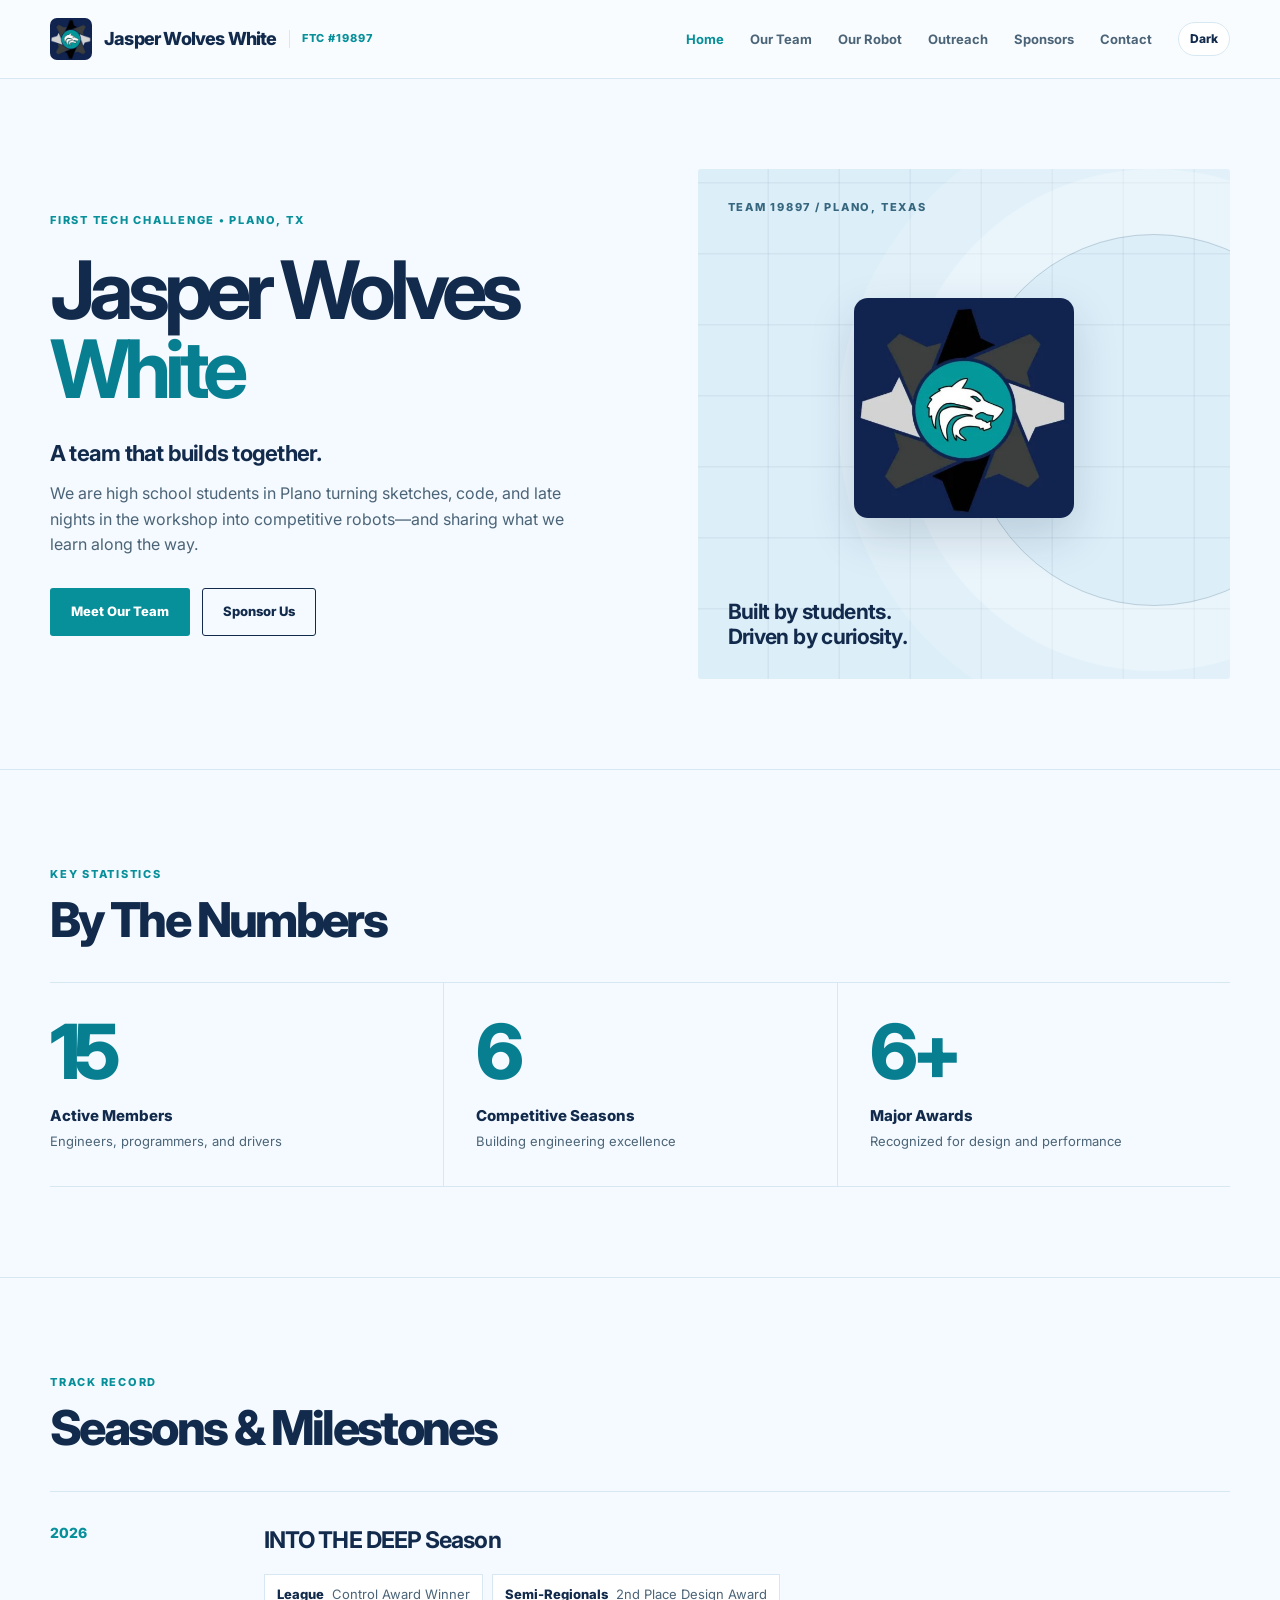
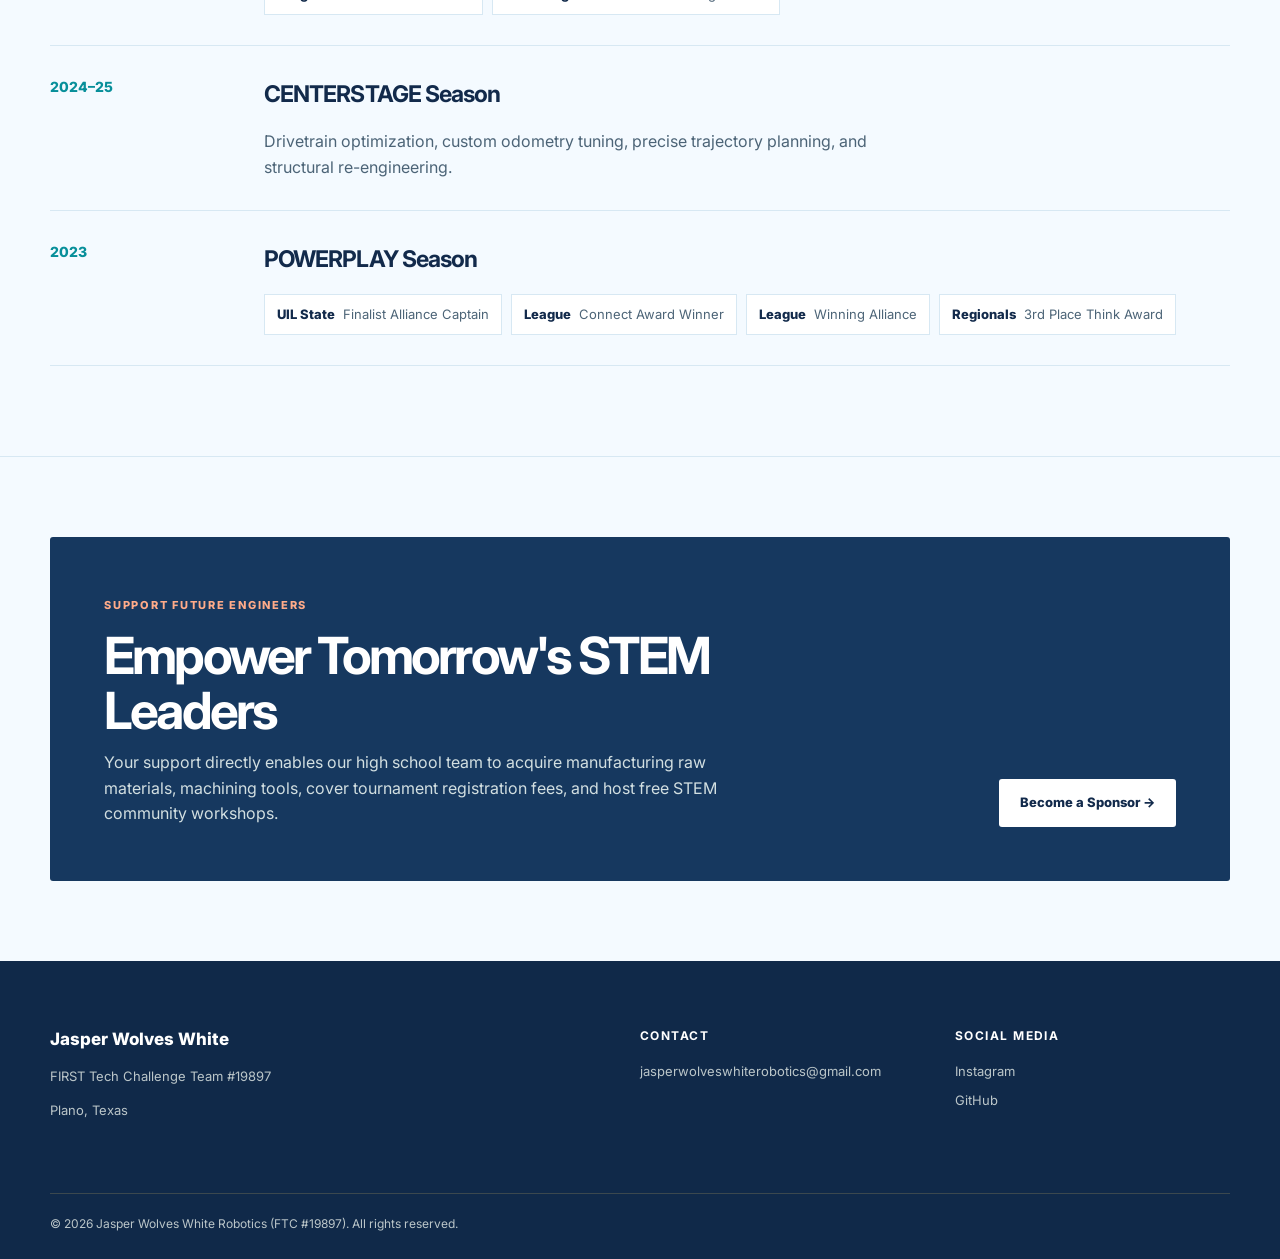
<file: index.html>
<!DOCTYPE html>
<html lang="en">
<head>
    <meta charset="UTF-8">
    <meta name="viewport" content="width=device-width, initial-scale=1.0">
    <link rel="icon" type="image/png" href="team-logo.png">
    <title>Jasper Wolves White | FTC Team #19897</title>
    <!-- Google Fonts -->
    <link rel="preconnect" href="https://fonts.googleapis.com">
    <link rel="preconnect" href="https://fonts.gstatic.com" crossorigin>
    <link href="https://fonts.googleapis.com/css2?family=Inter:wght@300;400;500;600;700;800&family=JetBrains+Mono:wght@400;600&display=swap" rel="stylesheet">
    <script>try{if(localStorage.getItem('jw-theme')==='dark')document.documentElement.dataset.theme='dark'}catch(e){}</script>
    <link rel="stylesheet" href="style.css">
</head>
<body>

    <!-- Navigation Header -->
    <header class="navbar">
        <div class="nav-container">
            <a href="index.html" class="brand">
                <img class="site-logo" src="team-logo.png" alt="" width="42" height="42">
                <span class="brand-name">Jasper Wolves <span class="accent-white">White</span></span>
                <span class="brand-tag">FTC #19897</span>
            </a>
            <nav class="nav-links">
                <ul>
                    <li><a href="index.html" class="active">Home</a></li>
                    <li><a href="team.html">Our Team</a></li>
                    <li><a href="robot.html">Our Robot</a></li>
                    <li><a href="outreach.html">Outreach</a></li>
                    <li><a href="sponsors.html">Sponsors</a></li>
                    <li><a href="contact.html">Contact</a></li>
                    <li class="theme-item"><button type="button" class="theme-toggle" aria-label="Switch to dark mode" aria-pressed="false"><span class="theme-icon" aria-hidden="true">☾</span><span class="theme-label">Dark</span></button></li>
                </ul>
            </nav>
        </div>
    </header>

    <!-- Hero Section -->
    <section class="hero-section">
        <div class="container hero-grid">
            <div class="hero-content">
                <div class="badge">FIRST Tech Challenge • Plano, TX</div>
                <h1 class="hero-title">Jasper Wolves <span class="highlight">White</span></h1>
                <p class="hero-subtitle">A team that builds together.</p>
                <p class="hero-description">
                    We are high school students in Plano turning sketches, code, and late nights in the workshop into competitive robots—and sharing what we learn along the way.
                </p>
                <div class="hero-cta">
                    <a href="team.html" class="btn btn-primary">Meet Our Team</a>
                    <a href="sponsors.html" class="btn btn-secondary">Sponsor Us</a>
                </div>
            </div>
            <div class="hero-media" aria-label="Team 19897 introduction">
                <div class="media-frame">
                    <span class="media-kicker">TEAM 19897 / PLANO, TEXAS</span>
                    <img class="hero-logo" src="team-logo.png" alt="Jasper Wolves White team logo" width="220" height="220">
                    <div class="media-bottom"><span>Built by students.<br>Driven by curiosity.</span></div>
                </div>
            </div>
        </div>
    </section>

    <!-- Metrics Section -->
    <section class="metrics-section">
        <div class="container">
            <div class="section-header">
                <span class="section-tag">Key Statistics</span>
                <h2>By The Numbers</h2>
            </div>
            <div class="metrics-grid">
                <div class="metric-card">
                    <div class="metric-value">15</div>
                    <div class="metric-label">Active Members</div>
                    <div class="metric-desc">Engineers, programmers, and drivers</div>
                </div>
                <div class="metric-card">
                    <div class="metric-value">6</div>
                    <div class="metric-label">Competitive Seasons</div>
                    <div class="metric-desc">Building engineering excellence</div>
                </div>
                <div class="metric-card">
                    <div class="metric-value">6+</div>
                    <div class="metric-label">Major Awards</div>
                    <div class="metric-desc">Recognized for design and performance</div>
                </div>
            </div>
        </div>
    </section>

    <!-- History / Milestones Section -->
    <section class="timeline-section">
        <div class="container">
            <div class="section-header">
                <span class="section-tag">Track Record</span>
                <h2>Seasons & Milestones</h2>
            </div>

            <div class="timeline-feed">
                <!-- Year Item -->
                <div class="timeline-item">
                    <div class="timeline-date">2026</div>
                    <div class="timeline-content">
                        <h3>INTO THE DEEP Season</h3>
                        <div class="awards-grid">
                            <div class="award-chip"><span class="chip-type">League</span> Control Award Winner</div>
                            <div class="award-chip"><span class="chip-type">Semi-Regionals</span> 2nd Place Design Award</div>
                        </div>
                    </div>
                </div>

                <!-- Year Item -->
                <div class="timeline-item">
                    <div class="timeline-date">2024–25</div>
                    <div class="timeline-content">
                        <h3>CENTERSTAGE Season</h3>
                        <p class="timeline-text">Drivetrain optimization, custom odometry tuning, precise trajectory planning, and structural re-engineering.</p>
                    </div>
                </div>

                <!-- Year Item -->
                <div class="timeline-item">
                    <div class="timeline-date">2023</div>
                    <div class="timeline-content">
                        <h3>POWERPLAY Season</h3>
                        <div class="awards-grid">
                            <div class="award-chip"><span class="chip-type">UIL State</span> Finalist Alliance Captain</div>
                            <div class="award-chip"><span class="chip-type">League</span> Connect Award Winner</div>
                            <div class="award-chip"><span class="chip-type">League</span> Winning Alliance</div>
                            <div class="award-chip"><span class="chip-type">Regionals</span> 3rd Place Think Award</div>
                        </div>
                    </div>
                </div>
            </div>
        </div>
    </section>

    <!-- Sponsor Banner Section -->
    <section class="sponsor-cta-section">
        <div class="container">
            <div class="sponsor-banner">
                <div class="banner-content">
                    <span class="banner-tag">Support Future Engineers</span>
                    <h2>Empower Tomorrow's STEM Leaders</h2>
                    <p>Your support directly enables our high school team to acquire manufacturing raw materials, machining tools, cover tournament registration fees, and host free STEM community workshops.</p>
                </div>
                <div class="banner-action">
                    <a href="sponsors.html" class="btn btn-primary">Become a Sponsor →</a>
                </div>
            </div>
        </div>
    </section>

    <!-- Footer -->
    <footer class="footer">
        <div class="container footer-grid">
            <div class="footer-col brand-col">
                <div class="footer-brand">Jasper Wolves White</div>
                <p>FIRST Tech Challenge Team #19897</p>
                <p class="location">Plano, Texas</p>
            </div>

            <div class="footer-col">
                <h4>Contact</h4>
                <a href="mailto:jasperwolveswhiterobotics@gmail.com" class="footer-link">jasperwolveswhiterobotics@gmail.com</a>
            </div>

            <div class="footer-col">
                <h4>Social Media</h4>
                <div class="social-links">
                    <a href="https://www.instagram.com/jasper_white_robotics/" target="_blank" rel="noopener">Instagram</a>

                    <a href="https://github.com/AADH4/FTC-Jasper-Wolves-White-Website" target="_blank" rel="noopener">GitHub</a>
                </div>
            </div>
        </div>
        <div class="container footer-bottom">
            <p>&copy; 2026 Jasper Wolves White Robotics (FTC #19897). All rights reserved.</p>
        </div>
    </footer>

    <script src="animation.js"></script>
</body>
</html>
</file>
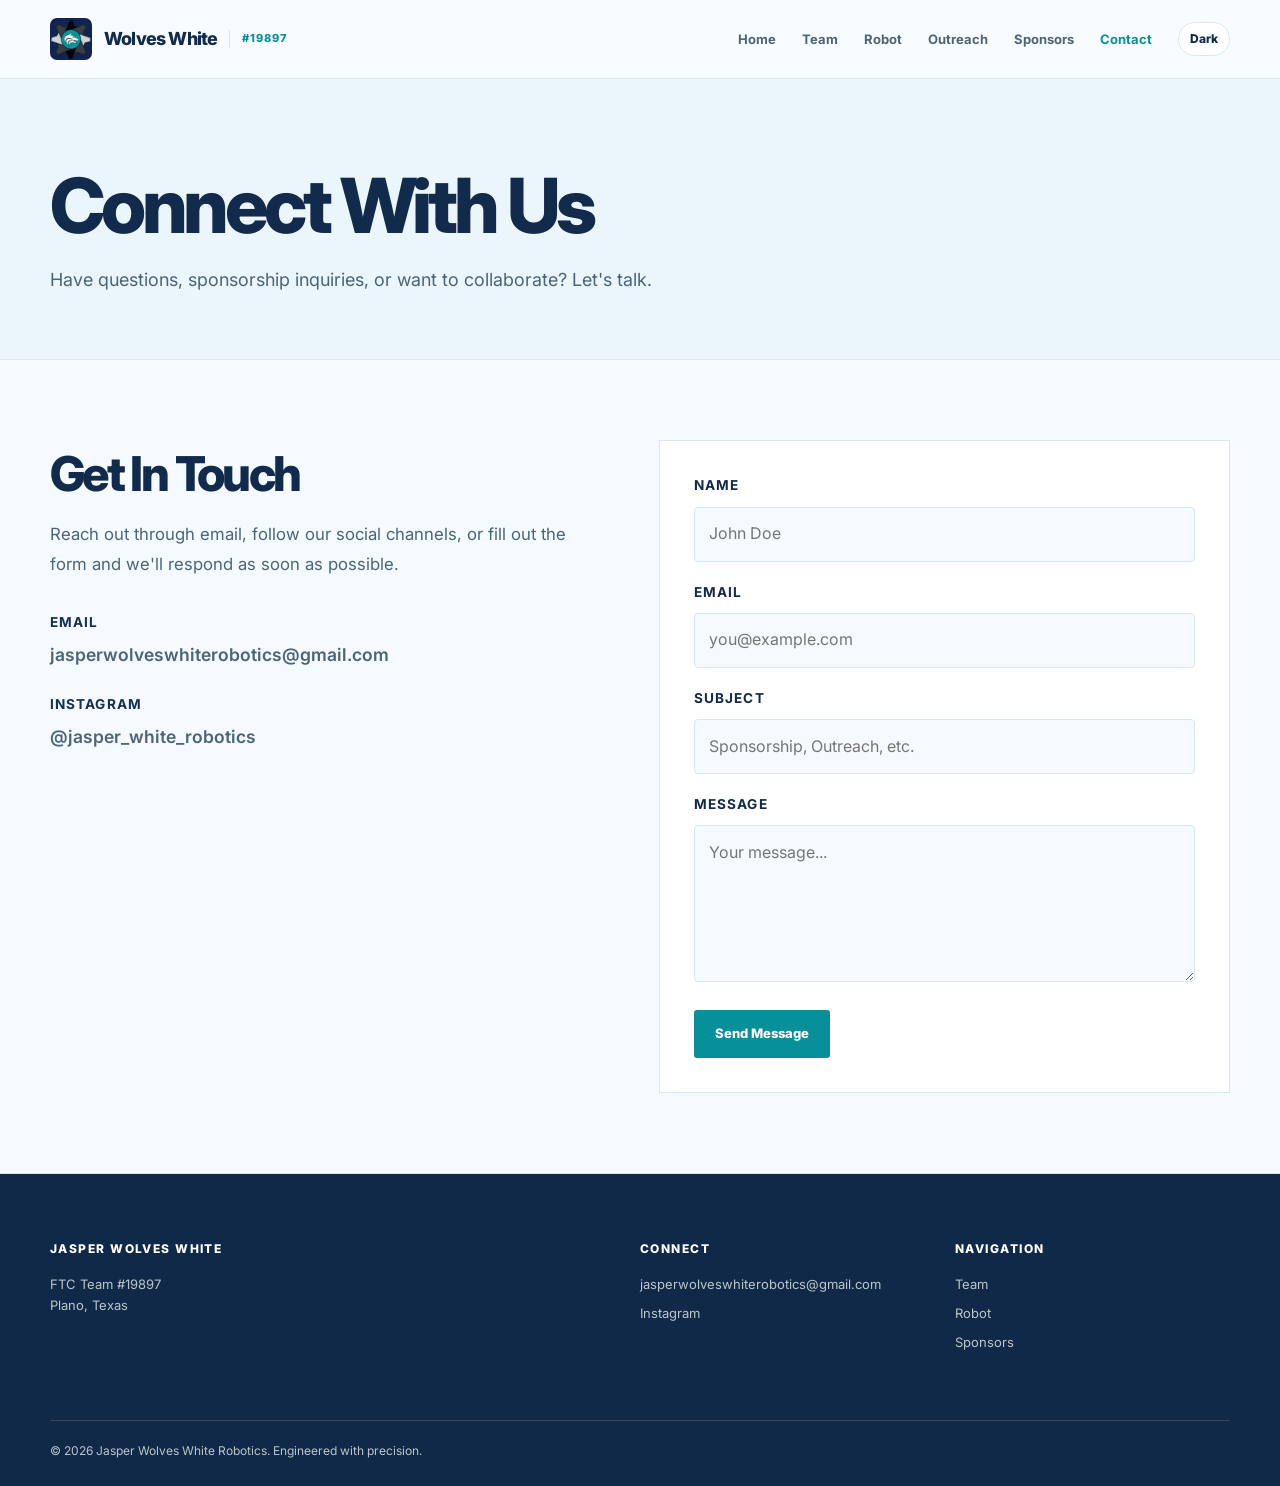
<file: contact.html>
<!DOCTYPE html>
<html lang="en">
<head>
    <meta charset="UTF-8">
    <meta name="viewport" content="width=device-width, initial-scale=1.0">
    <link rel="icon" type="image/png" href="team-logo.png">
    <title>Contact - Jasper Wolves White Robotics</title>
    <link rel="preconnect" href="https://fonts.googleapis.com">
    <link rel="preconnect" href="https://fonts.gstatic.com" crossorigin>
    <link href="https://fonts.googleapis.com/css2?family=Inter:wght@400;500;600;700;800&family=Space+Mono:wght@400;700&display=swap" rel="stylesheet">
    <script>try{if(localStorage.getItem('jw-theme')==='dark')document.documentElement.dataset.theme='dark'}catch(e){}</script>
    <link rel="stylesheet" href="style.css">
</head>
<body>

    <!-- Navigation -->
    <nav class="navbar">
        <div class="nav-wrapper">
            <a class="nav-logo" href="index.html">
                <img class="site-logo" src="team-logo.png" alt="" width="42" height="42">
                <span class="logo-text">Wolves White</span>
                <span class="logo-team">#19897</span>
            </a>
            <ul class="nav-menu">
                <li><a href="index.html" class="nav-link">Home</a></li>
                <li><a href="team.html" class="nav-link">Team</a></li>
                <li><a href="robot.html" class="nav-link">Robot</a></li>
                <li><a href="outreach.html" class="nav-link">Outreach</a></li>
                <li><a href="sponsors.html" class="nav-link">Sponsors</a></li>
                <li><a href="contact.html" class="nav-link active">Contact</a></li>
                <li class="theme-item"><button type="button" class="theme-toggle" aria-label="Switch to dark mode" aria-pressed="false"><span class="theme-icon" aria-hidden="true">☾</span><span class="theme-label">Dark</span></button></li>
            </ul>
        </div>
    </nav>

    <!-- Page Header -->
    <section class="page-header">
        <div class="container">
            <div class="header-content">
                <h1 class="section-title">Connect With Us</h1>
                <p class="section-description">Have questions, sponsorship inquiries, or want to collaborate? Let's talk.</p>
            </div>
        </div>
    </section>

    <!-- Contact Section -->
    <section style="padding: 5rem 0; border-bottom: 1px solid var(--line);">
        <div class="container">
            <div class="contact-grid">
                <div class="contact-left">
                    <h2 class="section-title">Get In Touch</h2>
                    <p style="font-size: 1.05rem; color: var(--slate); margin-bottom: 2rem; line-height: 1.8;">
                        Reach out through email, follow our social channels, or fill out the form and we'll respond as soon as possible.
                    </p>
                    <div style="space-y: 1.5rem;">
                        <div style="margin-bottom: 1.5rem;">
                            <p style="font-size: .85rem; font-weight: 700; color: var(--blue); text-transform: uppercase; letter-spacing: .08em; margin-bottom: .5rem;">Email</p>
                            <a href="mailto:jasperwolveswhiterobotics@gmail.com" style="color: var(--slate); font-size: 1.1rem; font-weight: 600;">jasperwolveswhiterobotics@gmail.com</a>
                        </div>
                        <div style="margin-bottom: 1.5rem;">
                            <p style="font-size: .85rem; font-weight: 700; color: var(--blue); text-transform: uppercase; letter-spacing: .08em; margin-bottom: .5rem;">Instagram</p>
                            <a href="https://www.instagram.com/jasper_white_robotics/" target="_blank" rel="noopener" style="color: var(--slate); font-size: 1.1rem; font-weight: 600;">@jasper_white_robotics</a>
                        </div>
                    </div>
                </div>

                <div class="contact-right">
                    <form action="https://formspree.io/f/xqpadjaw" method="POST" style="display: flex; flex-direction: column; gap: 1.25rem;">
                        <div>
                            <label style="display: block; font-size: .85rem; font-weight: 700; color: var(--ink); text-transform: uppercase; letter-spacing: .08em; margin-bottom: .6rem;" for="name">Name</label>
                            <input type="text" id="name" name="name" placeholder="John Doe" required style="width: 100%; padding: .85rem; border: 1px solid var(--line); border-radius: 4px; font-family: Inter, sans-serif; font-size: 1rem;" />
                        </div>
                        <div>
                            <label style="display: block; font-size: .85rem; font-weight: 700; color: var(--ink); text-transform: uppercase; letter-spacing: .08em; margin-bottom: .6rem;" for="_replyto">Email</label>
                            <input type="email" id="_replyto" name="_replyto" placeholder="you@example.com" required style="width: 100%; padding: .85rem; border: 1px solid var(--line); border-radius: 4px; font-family: Inter, sans-serif; font-size: 1rem;" />
                        </div>
                        <div>
                            <label style="display: block; font-size: .85rem; font-weight: 700; color: var(--ink); text-transform: uppercase; letter-spacing: .08em; margin-bottom: .6rem;" for="subject">Subject</label>
                            <input type="text" id="subject" name="subject" placeholder="Sponsorship, Outreach, etc." required style="width: 100%; padding: .85rem; border: 1px solid var(--line); border-radius: 4px; font-family: Inter, sans-serif; font-size: 1rem;" />
                        </div>
                        <div>
                            <label style="display: block; font-size: .85rem; font-weight: 700; color: var(--ink); text-transform: uppercase; letter-spacing: .08em; margin-bottom: .6rem;" for="message">Message</label>
                            <textarea id="message" name="message" rows="5" placeholder="Your message..." required style="width: 100%; padding: .85rem; border: 1px solid var(--line); border-radius: 4px; font-family: Inter, sans-serif; font-size: 1rem; resize: vertical;"></textarea>
                        </div>
                        <input type="hidden" name="_subject" value="New message from Jasper Wolves White" />
                        <button type="submit" class="btn btn-primary">Send Message</button>
                    </form>
                </div>
            </div>
        </div>
    </section>

    <!-- Footer -->
    <footer class="footer">
        <div class="footer-grid">
            <div class="footer-section">
                <h4>Jasper Wolves White</h4>
                <p>FTC Team #19897<br>Plano, Texas</p>
            </div>
            <div class="footer-section">
                <h4>Connect</h4>
                <a href="mailto:jasperwolveswhiterobotics@gmail.com">jasperwolveswhiterobotics@gmail.com</a>
                <div class="social-links">
                    <a href="https://www.instagram.com/jasper_white_robotics/" target="_blank" rel="noopener">Instagram</a>

                </div>
            </div>
            <div class="footer-section">
                <h4>Navigation</h4>
                <a href="team.html">Team</a>
                <a href="robot.html">Robot</a>
                <a href="sponsors.html">Sponsors</a>
            </div>
        </div>
        <div class="footer-bottom">
            <p>&copy; 2026 Jasper Wolves White Robotics. Engineered with precision.</p>
        </div>
    </footer>

    <script src="animation.js"></script>
</body>
</html>
</file>
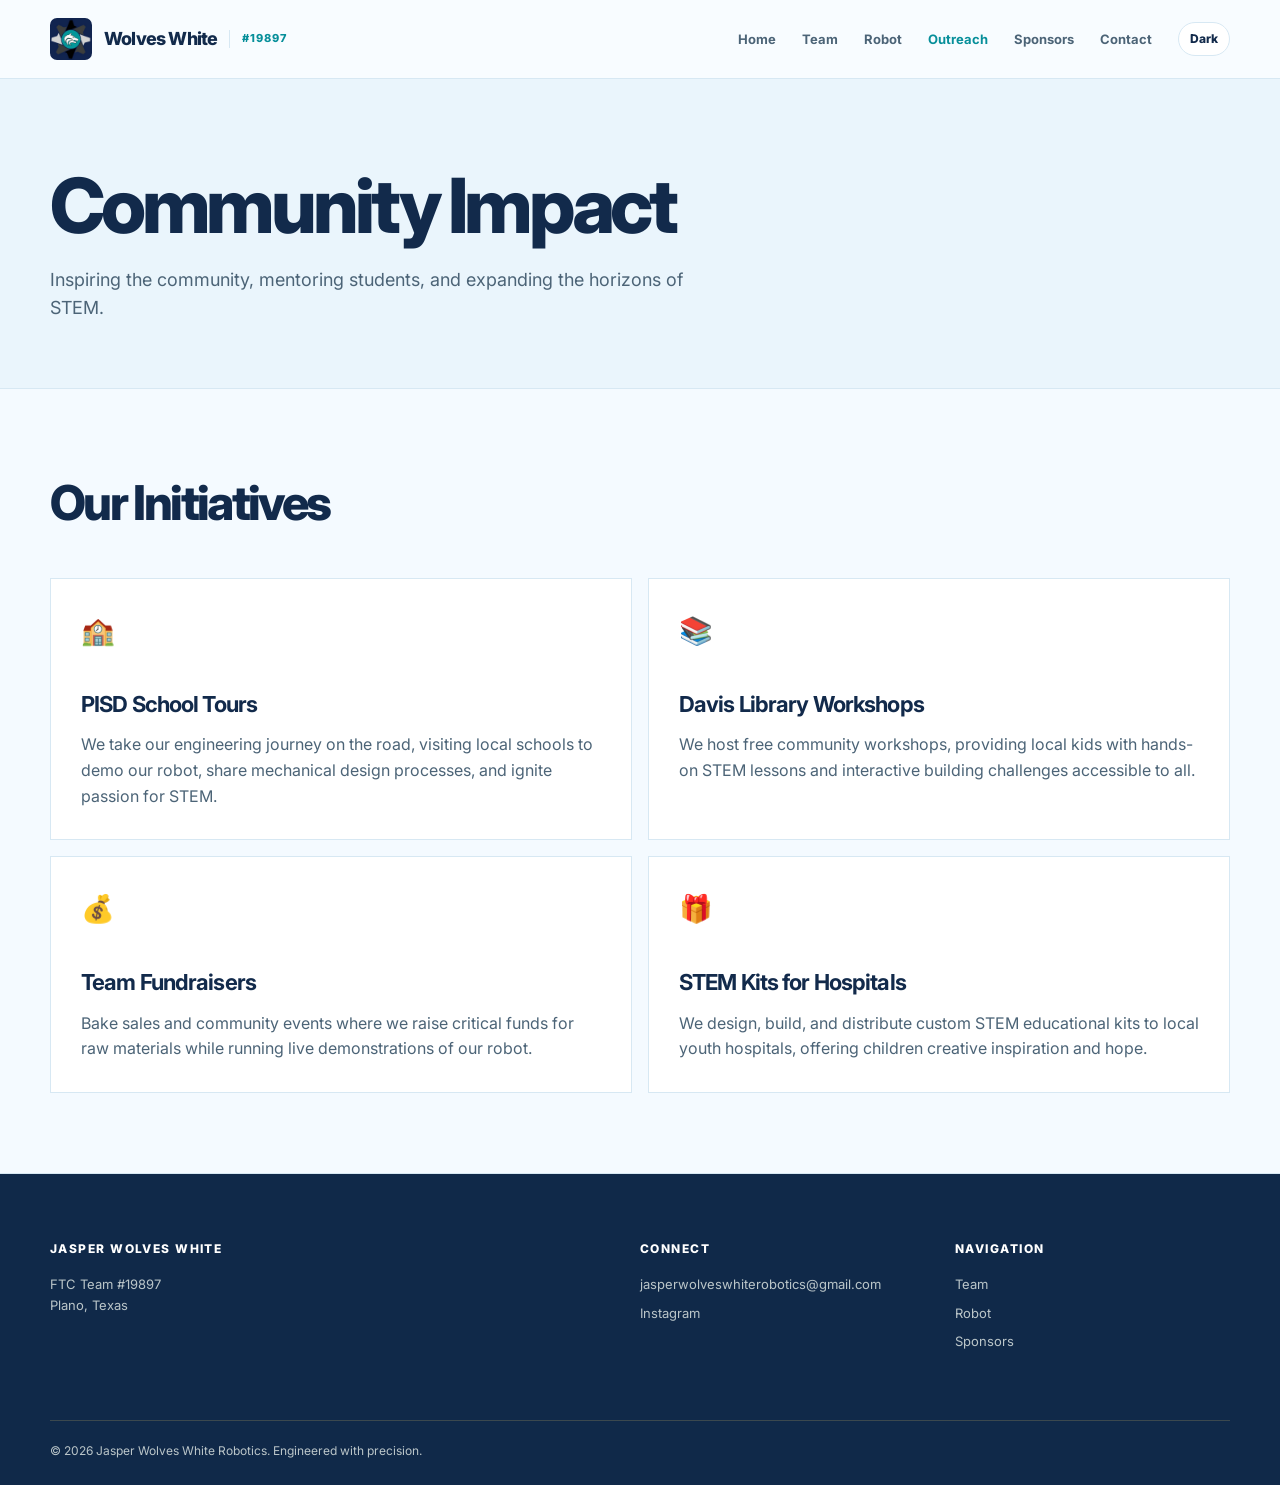
<file: outreach.html>
<!DOCTYPE html>
<html lang="en">
<head>
    <meta charset="UTF-8">
    <meta name="viewport" content="width=device-width, initial-scale=1.0">
    <link rel="icon" type="image/png" href="team-logo.png">
    <title>Outreach - Jasper Wolves White Robotics</title>
    <link rel="preconnect" href="https://fonts.googleapis.com">
    <link rel="preconnect" href="https://fonts.gstatic.com" crossorigin>
    <link href="https://fonts.googleapis.com/css2?family=Inter:wght@400;500;600;700;800&family=Space+Mono:wght@400;700&display=swap" rel="stylesheet">
    <script>try{if(localStorage.getItem('jw-theme')==='dark')document.documentElement.dataset.theme='dark'}catch(e){}</script>
    <link rel="stylesheet" href="style.css">
</head>
<body>

    <!-- Navigation -->
    <nav class="navbar">
        <div class="nav-wrapper">
            <a class="nav-logo" href="index.html">
                <img class="site-logo" src="team-logo.png" alt="" width="42" height="42">
                <span class="logo-text">Wolves White</span>
                <span class="logo-team">#19897</span>
            </a>
            <ul class="nav-menu">
                <li><a href="index.html" class="nav-link">Home</a></li>
                <li><a href="team.html" class="nav-link">Team</a></li>
                <li><a href="robot.html" class="nav-link">Robot</a></li>
                <li><a href="outreach.html" class="nav-link active">Outreach</a></li>
                <li><a href="sponsors.html" class="nav-link">Sponsors</a></li>
                <li><a href="contact.html" class="nav-link">Contact</a></li>
                <li class="theme-item"><button type="button" class="theme-toggle" aria-label="Switch to dark mode" aria-pressed="false"><span class="theme-icon" aria-hidden="true">☾</span><span class="theme-label">Dark</span></button></li>
            </ul>
        </div>
    </nav>

    <!-- Page Header -->
    <section class="page-header">
        <div class="container">
            <div class="header-content">
                <h1 class="section-title">Community Impact</h1>
                <p class="section-description">Inspiring the community, mentoring students, and expanding the horizons of STEM.</p>
            </div>
        </div>
    </section>

    <!-- Initiatives Grid -->
    <section style="padding: 5rem 0; border-bottom: 1px solid var(--line);">
        <div class="container">
            <h2 class="section-title" style="margin-bottom: 3rem;">Our Initiatives</h2>
            <div class="outreach-grid">
                <div class="outreach-card">
                    <div class="outreach-header">
                        <div class="outreach-icon">🏫</div>
                    </div>
                    <div class="outreach-content">
                        <h3>PISD School Tours</h3>
                        <p>We take our engineering journey on the road, visiting local schools to demo our robot, share mechanical design processes, and ignite passion for STEM.</p>
                    </div>
                </div>

                <div class="outreach-card">
                    <div class="outreach-header">
                        <div class="outreach-icon">📚</div>
                    </div>
                    <div class="outreach-content">
                        <h3>Davis Library Workshops</h3>
                        <p>We host free community workshops, providing local kids with hands-on STEM lessons and interactive building challenges accessible to all.</p>
                    </div>
                </div>

                <div class="outreach-card">
                    <div class="outreach-header">
                        <div class="outreach-icon">💰</div>
                    </div>
                    <div class="outreach-content">
                        <h3>Team Fundraisers</h3>
                        <p>Bake sales and community events where we raise critical funds for raw materials while running live demonstrations of our robot.</p>
                    </div>
                </div>

                <div class="outreach-card">
                    <div class="outreach-header">
                        <div class="outreach-icon">🎁</div>
                    </div>
                    <div class="outreach-content">
                        <h3>STEM Kits for Hospitals</h3>
                        <p>We design, build, and distribute custom STEM educational kits to local youth hospitals, offering children creative inspiration and hope.</p>
                    </div>
                </div>
            </div>
        </div>
    </section>

    <!-- Footer -->
    <footer class="footer">
        <div class="footer-grid">
            <div class="footer-section">
                <h4>Jasper Wolves White</h4>
                <p>FTC Team #19897<br>Plano, Texas</p>
            </div>
            <div class="footer-section">
                <h4>Connect</h4>
                <a href="mailto:jasperwolveswhiterobotics@gmail.com">jasperwolveswhiterobotics@gmail.com</a>
                <div class="social-links">
                    <a href="https://www.instagram.com/jasper_white_robotics/" target="_blank" rel="noopener">Instagram</a>

                </div>
            </div>
            <div class="footer-section">
                <h4>Navigation</h4>
                <a href="team.html">Team</a>
                <a href="robot.html">Robot</a>
                <a href="sponsors.html">Sponsors</a>
            </div>
        </div>
        <div class="footer-bottom">
            <p>&copy; 2026 Jasper Wolves White Robotics. Engineered with precision.</p>
        </div>
    </footer>

    <script src="animation.js"></script>
</body>
</html>
</file>
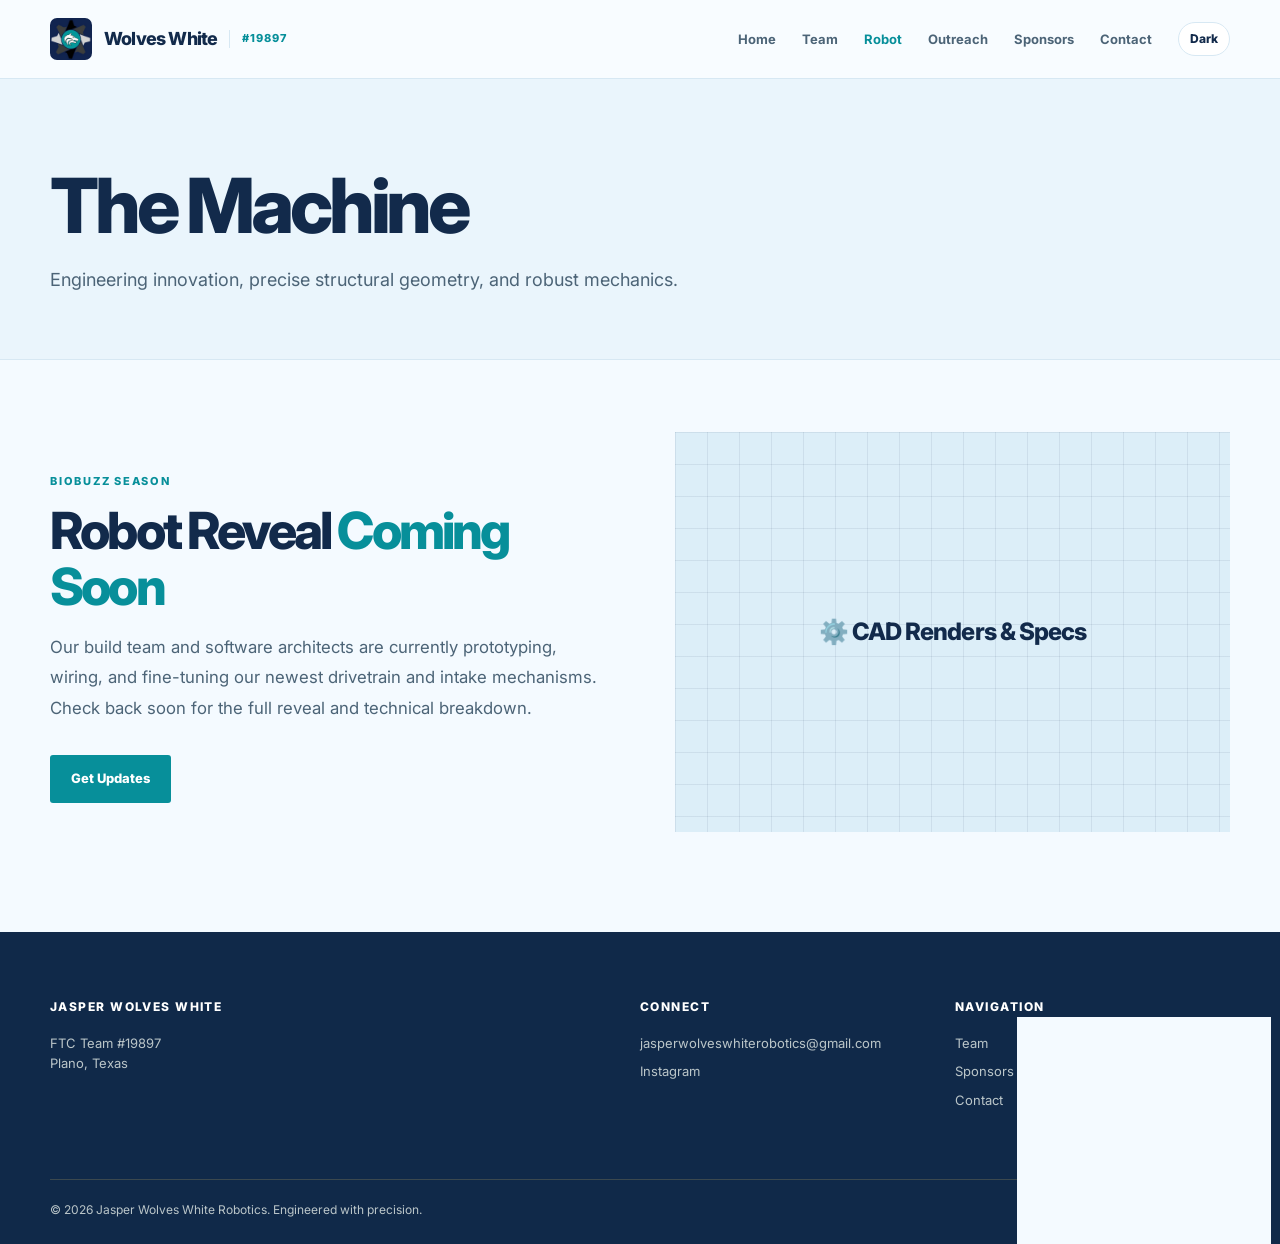
<file: robot.html>
<!DOCTYPE html>
<html lang="en">
<head>
    <meta charset="UTF-8">
    <meta name="viewport" content="width=device-width, initial-scale=1.0">
    <link rel="icon" type="image/png" href="team-logo.png">
    <title>Our Robot - Jasper Wolves White Robotics</title>
    <link rel="preconnect" href="https://fonts.googleapis.com">
    <link rel="preconnect" href="https://fonts.gstatic.com" crossorigin>
    <link href="https://fonts.googleapis.com/css2?family=Inter:wght@400;500;600;700;800&family=Space+Mono:wght@400;700&display=swap" rel="stylesheet">
    <script>try{if(localStorage.getItem('jw-theme')==='dark')document.documentElement.dataset.theme='dark'}catch(e){}</script>
    <link rel="stylesheet" href="style.css">
</head>
<body>

    <!-- Navigation -->
    <nav class="navbar">
        <div class="nav-wrapper">
            <a class="nav-logo" href="index.html">
                <img class="site-logo" src="team-logo.png" alt="" width="42" height="42">
                <span class="logo-text">Wolves White</span>
                <span class="logo-team">#19897</span>
            </a>
            <ul class="nav-menu">
                <li><a href="index.html" class="nav-link">Home</a></li>
                <li><a href="team.html" class="nav-link">Team</a></li>
                <li><a href="robot.html" class="nav-link active">Robot</a></li>
                <li><a href="outreach.html" class="nav-link">Outreach</a></li>
                <li><a href="sponsors.html" class="nav-link">Sponsors</a></li>
                <li><a href="contact.html" class="nav-link">Contact</a></li>
                <li class="theme-item"><button type="button" class="theme-toggle" aria-label="Switch to dark mode" aria-pressed="false"><span class="theme-icon" aria-hidden="true">☾</span><span class="theme-label">Dark</span></button></li>
            </ul>
        </div>
    </nav>

    <!-- Page Header -->
    <section class="page-header">
        <div class="container">
            <div class="header-content">
                <h1 class="section-title">The Machine</h1>
                <p class="section-description">Engineering innovation, precise structural geometry, and robust mechanics.</p>
            </div>
        </div>
    </section>

    <!-- Robot Reveal Section -->
    <section class="robot-reveal-section">
        <div class="container">
            <div class="robot-content">
                <div class="robot-text">
                    <p class="section-label">Biobuzz Season</p>
                    <h2 class="section-title">Robot Reveal <span class="highlight">Coming Soon</span></h2>
                    <p style="font-size: 1.05rem; line-height: 1.8; color: var(--slate); margin-bottom: 2rem;">
                        Our build team and software architects are currently prototyping, wiring, and fine-tuning our newest drivetrain and intake mechanisms. Check back soon for the full reveal and technical breakdown.
                    </p>
                    <a href="contact.html" class="btn btn-primary">Get Updates</a>
                </div>
                <div class="robot-visual">
                    <div class="blueprint-placeholder">
                        <div class="blueprint-grid"></div>
                        <div class="blueprint-text">⚙️ CAD Renders & Specs</div>
                    </div>
                </div>
            </div>
        </div>
    </section>

    <!-- Footer -->
    <footer class="footer">
        <div class="footer-grid">
            <div class="footer-section">
                <h4>Jasper Wolves White</h4>
                <p>FTC Team #19897<br>Plano, Texas</p>
            </div>
            <div class="footer-section">
                <h4>Connect</h4>
                <a href="mailto:jasperwolveswhiterobotics@gmail.com">jasperwolveswhiterobotics@gmail.com</a>
                <div class="social-links">
                    <a href="https://www.instagram.com/jasper_white_robotics/" target="_blank" rel="noopener">Instagram</a>

                </div>
            </div>
            <div class="footer-section">
                <h4>Navigation</h4>
                <a href="team.html">Team</a>
                <a href="sponsors.html">Sponsors</a>
                <a href="contact.html">Contact</a>
            </div>
        </div>
        <div class="footer-bottom">
            <p>&copy; 2026 Jasper Wolves White Robotics. Engineered with precision.</p>
        </div>
    </footer>

    <script src="animation.js"></script>
</body>
</html>
</file>
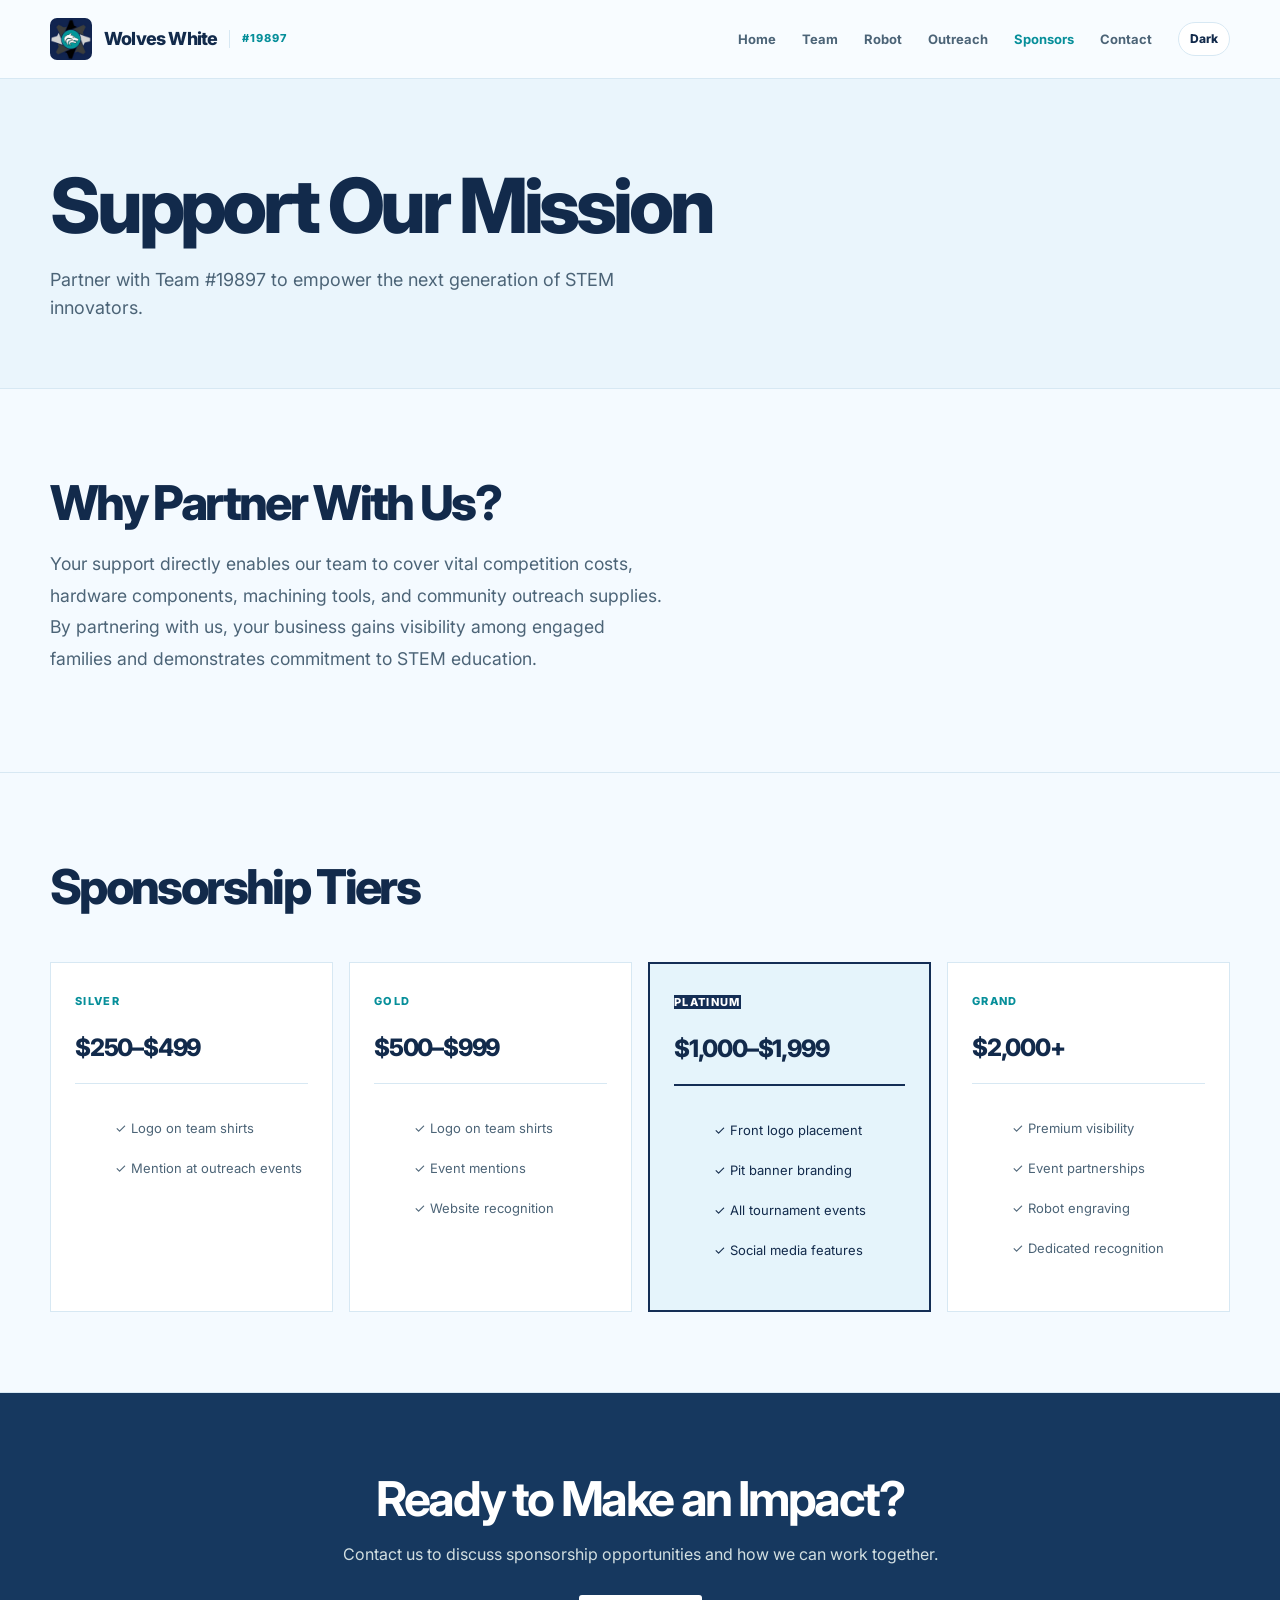
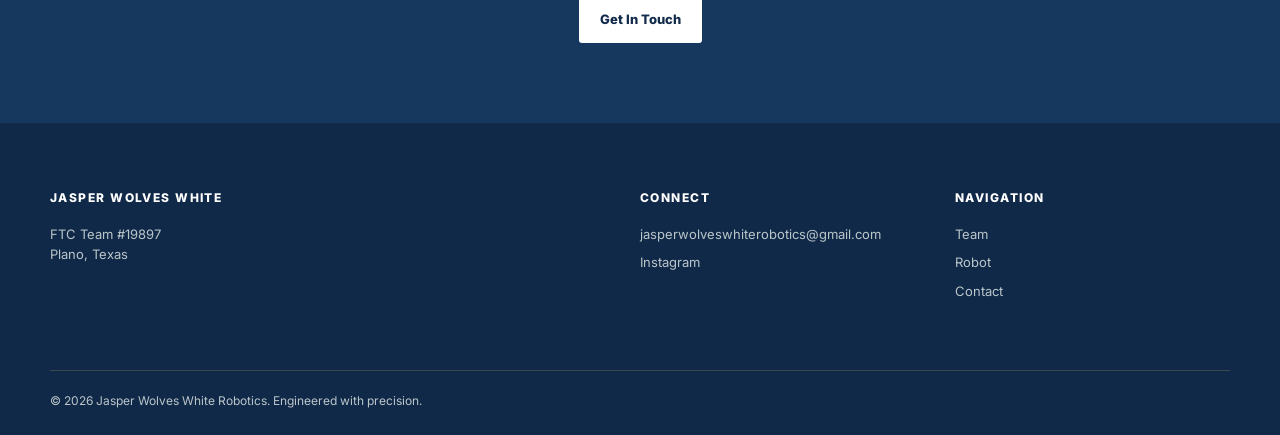
<file: sponsors.html>
<!DOCTYPE html>
<html lang="en">
<head>
    <meta charset="UTF-8">
    <meta name="viewport" content="width=device-width, initial-scale=1.0">
    <link rel="icon" type="image/png" href="team-logo.png">
    <title>Sponsors - Jasper Wolves White Robotics</title>
    <link rel="preconnect" href="https://fonts.googleapis.com">
    <link rel="preconnect" href="https://fonts.gstatic.com" crossorigin>
    <link href="https://fonts.googleapis.com/css2?family=Inter:wght@400;500;600;700;800&family=Space+Mono:wght@400;700&display=swap" rel="stylesheet">
    <script>try{if(localStorage.getItem('jw-theme')==='dark')document.documentElement.dataset.theme='dark'}catch(e){}</script>
    <link rel="stylesheet" href="style.css">
</head>
<body>

    <!-- Navigation -->
    <nav class="navbar">
        <div class="nav-wrapper">
            <a class="nav-logo" href="index.html">
                <img class="site-logo" src="team-logo.png" alt="" width="42" height="42">
                <span class="logo-text">Wolves White</span>
                <span class="logo-team">#19897</span>
            </a>
            <ul class="nav-menu">
                <li><a href="index.html" class="nav-link">Home</a></li>
                <li><a href="team.html" class="nav-link">Team</a></li>
                <li><a href="robot.html" class="nav-link">Robot</a></li>
                <li><a href="outreach.html" class="nav-link">Outreach</a></li>
                <li><a href="sponsors.html" class="nav-link active">Sponsors</a></li>
                <li><a href="contact.html" class="nav-link">Contact</a></li>
                <li class="theme-item"><button type="button" class="theme-toggle" aria-label="Switch to dark mode" aria-pressed="false"><span class="theme-icon" aria-hidden="true">☾</span><span class="theme-label">Dark</span></button></li>
            </ul>
        </div>
    </nav>

    <!-- Page Header -->
    <section class="page-header">
        <div class="container">
            <div class="header-content">
                <h1 class="section-title">Support Our Mission</h1>
                <p class="section-description">Partner with Team #19897 to empower the next generation of STEM innovators.</p>
            </div>
        </div>
    </section>

    <!-- Sponsorship Pitch -->
    <section style="padding: 5rem 0; border-bottom: 1px solid var(--line);">
        <div class="container">
            <h2 class="section-title">Why Partner With Us?</h2>
            <p style="max-width: 620px; font-size: 1.1rem; color: var(--slate); line-height: 1.8;">
                Your support directly enables our team to cover vital competition costs, hardware components, machining tools, and community outreach supplies. By partnering with us, your business gains visibility among engaged families and demonstrates commitment to STEM education.
            </p>
        </div>
    </section>

    <!-- Sponsorship Tiers -->
    <section style="padding: 5rem 0; border-bottom: 1px solid var(--line);">
        <div class="container">
            <h2 class="section-title" style="margin-bottom: 3rem;">Sponsorship Tiers</h2>
            <div class="sponsor-grid">
                <div class="sponsor-card">
                    <span class="sponsor-badge">Silver</span>
                    <h3 style="font-size: 1.8rem; font-weight: 800; margin: 1rem 0; color: var(--ink);">$250–$499</h3>
                    <ul style="list-style: none; border-top: 1px solid var(--line); padding-top: 1.5rem;">
                        <li style="padding: .6rem 0; color: var(--slate);">✓ Logo on team shirts</li>
                        <li style="padding: .6rem 0; color: var(--slate);">✓ Mention at outreach events</li>
                    </ul>
                </div>
                <div class="sponsor-card">
                    <span class="sponsor-badge">Gold</span>
                    <h3 style="font-size: 1.8rem; font-weight: 800; margin: 1rem 0; color: var(--ink);">$500–$999</h3>
                    <ul style="list-style: none; border-top: 1px solid var(--line); padding-top: 1.5rem;">
                        <li style="padding: .6rem 0; color: var(--slate);">✓ Logo on team shirts</li>
                        <li style="padding: .6rem 0; color: var(--slate);">✓ Event mentions</li>
                        <li style="padding: .6rem 0; color: var(--slate);">✓ Website recognition</li>
                    </ul>
                </div>
                <div class="sponsor-card" style="border: 2px solid var(--blue); background: var(--sky);">
                    <span class="sponsor-badge" style="background: var(--blue); color: white;">Platinum</span>
                    <h3 style="font-size: 1.8rem; font-weight: 800; margin: 1rem 0; color: var(--ink);">$1,000–$1,999</h3>
                    <ul style="list-style: none; border-top: 2px solid var(--blue); padding-top: 1.5rem;">
                        <li style="padding: .6rem 0; color: var(--ink);">✓ Front logo placement</li>
                        <li style="padding: .6rem 0; color: var(--ink);">✓ Pit banner branding</li>
                        <li style="padding: .6rem 0; color: var(--ink);">✓ All tournament events</li>
                        <li style="padding: .6rem 0; color: var(--ink);">✓ Social media features</li>
                    </ul>
                </div>
                <div class="sponsor-card">
                    <span class="sponsor-badge">Grand</span>
                    <h3 style="font-size: 1.8rem; font-weight: 800; margin: 1rem 0; color: var(--ink);">$2,000+</h3>
                    <ul style="list-style: none; border-top: 1px solid var(--line); padding-top: 1.5rem;">
                        <li style="padding: .6rem 0; color: var(--slate);">✓ Premium visibility</li>
                        <li style="padding: .6rem 0; color: var(--slate);">✓ Event partnerships</li>
                        <li style="padding: .6rem 0; color: var(--slate);">✓ Robot engraving</li>
                        <li style="padding: .6rem 0; color: var(--slate);">✓ Dedicated recognition</li>
                    </ul>
                </div>
            </div>
        </div>
    </section>

    <!-- CTA -->
    <section class="cta-section">
        <div class="cta-content">
            <h2>Ready to Make an Impact?</h2>
            <p>Contact us to discuss sponsorship opportunities and how we can work together.</p>
            <a href="contact.html" class="btn btn-primary">Get In Touch</a>
        </div>
    </section>

    <!-- Footer -->
    <footer class="footer">
        <div class="footer-grid">
            <div class="footer-section">
                <h4>Jasper Wolves White</h4>
                <p>FTC Team #19897<br>Plano, Texas</p>
            </div>
            <div class="footer-section">
                <h4>Connect</h4>
                <a href="mailto:jasperwolveswhiterobotics@gmail.com">jasperwolveswhiterobotics@gmail.com</a>
                <div class="social-links">
                    <a href="https://www.instagram.com/jasper_white_robotics/" target="_blank" rel="noopener">Instagram</a>

                </div>
            </div>
            <div class="footer-section">
                <h4>Navigation</h4>
                <a href="team.html">Team</a>
                <a href="robot.html">Robot</a>
                <a href="contact.html">Contact</a>
            </div>
        </div>
        <div class="footer-bottom">
            <p>&copy; 2026 Jasper Wolves White Robotics. Engineered with precision.</p>
        </div>
    </footer>

    <script src="animation.js"></script>
</body>
</html>
</file>
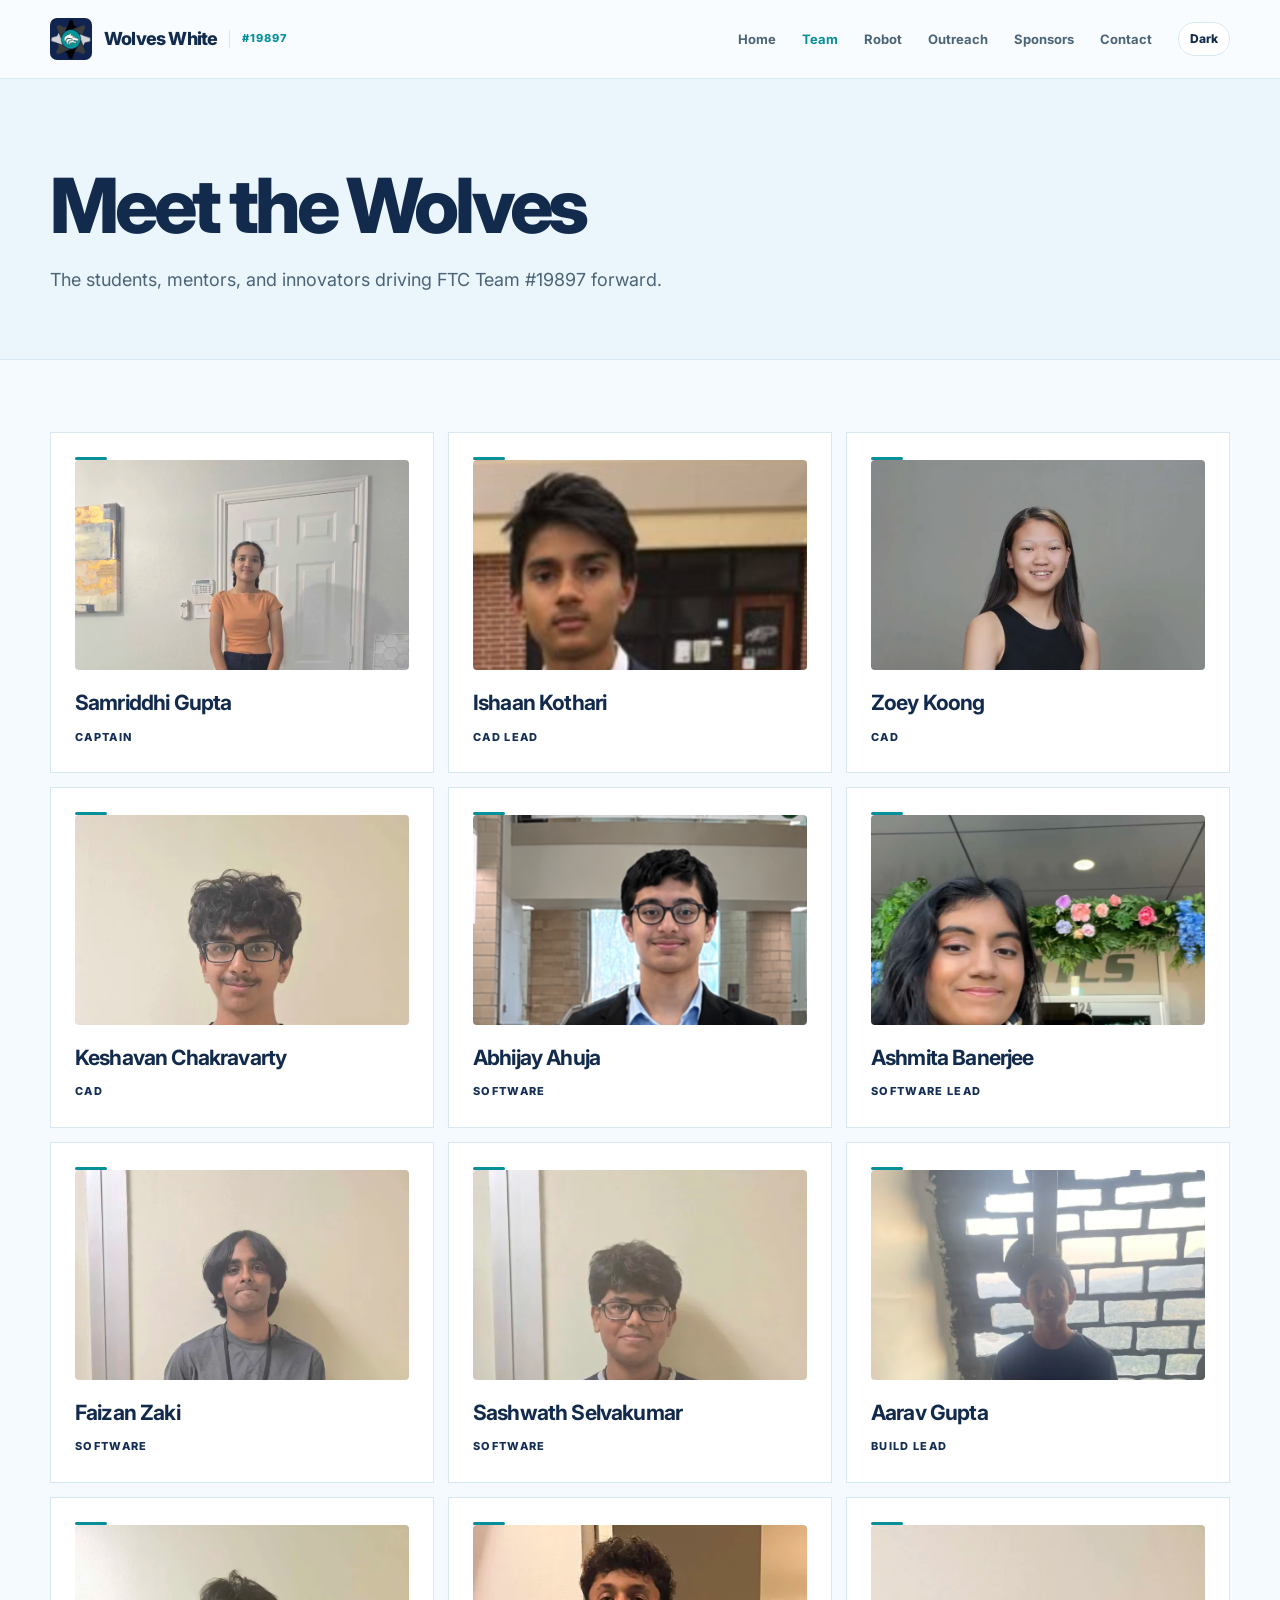
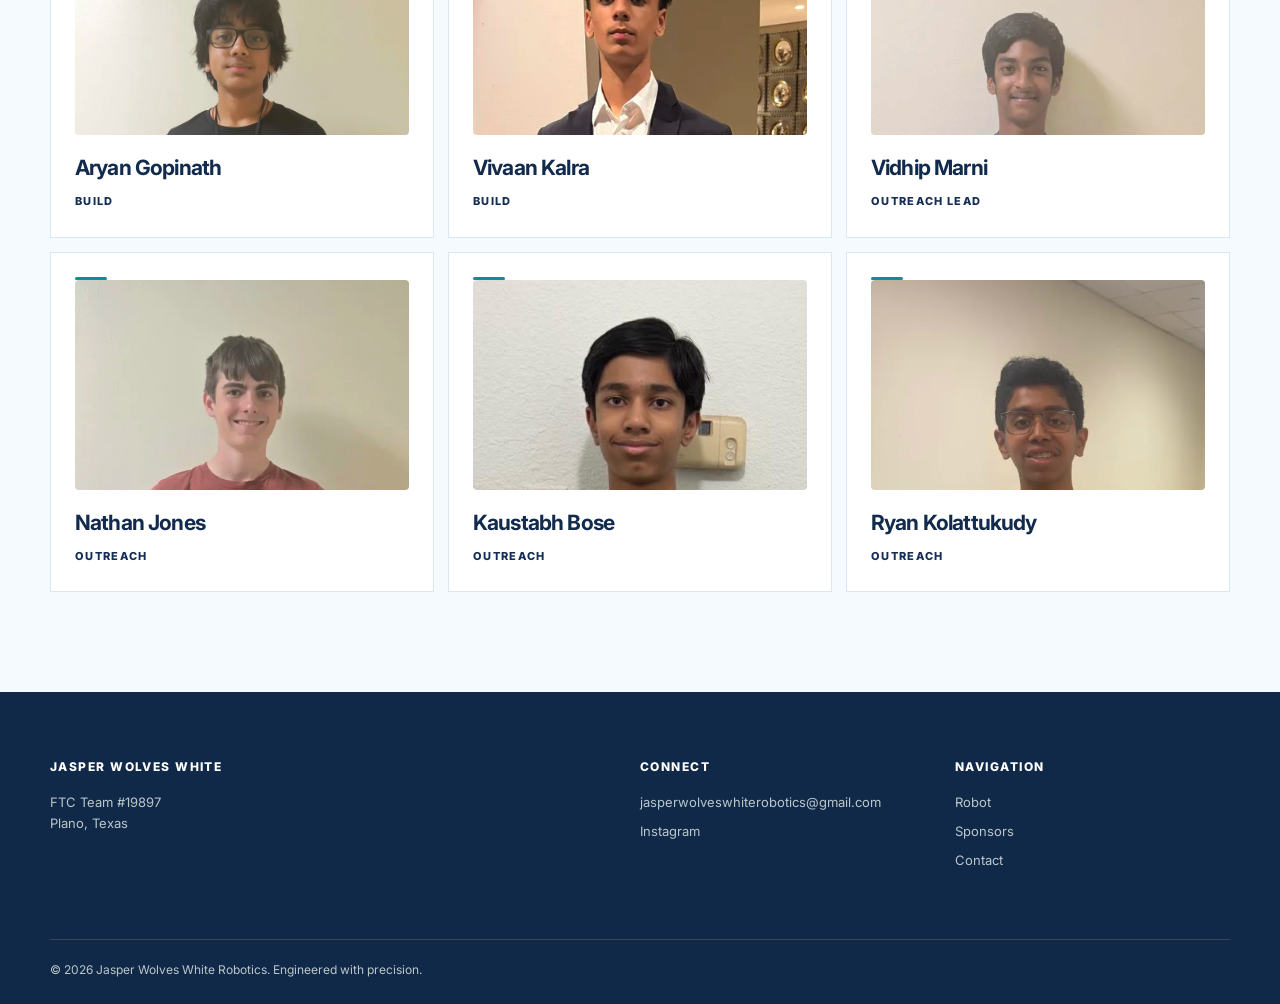
<file: team.html>
<!DOCTYPE html>
<html lang="en">
<head>
    <meta charset="UTF-8">
    <meta name="viewport" content="width=device-width, initial-scale=1.0">
    <link rel="icon" type="image/png" href="team-logo.png">
    <title>Our Team - Jasper Wolves White Robotics</title>
    <link rel="preconnect" href="https://fonts.googleapis.com">
    <link rel="preconnect" href="https://fonts.gstatic.com" crossorigin>
    <link href="https://fonts.googleapis.com/css2?family=Inter:wght@400;500;600;700;800&family=Space+Mono:wght@400;700&display=swap" rel="stylesheet">
    <script>try{if(localStorage.getItem('jw-theme')==='dark')document.documentElement.dataset.theme='dark'}catch(e){}</script>
    <link rel="stylesheet" href="style.css">
</head>
<body>

    <!-- Navigation -->
    <nav class="navbar">
        <div class="nav-wrapper">
            <a class="nav-logo" href="index.html">
                <img class="site-logo" src="team-logo.png" alt="" width="42" height="42">
                <span class="logo-text">Wolves White</span>
                <span class="logo-team">#19897</span>
            </a>
            <ul class="nav-menu">
                <li><a href="index.html" class="nav-link">Home</a></li>
                <li><a href="team.html" class="nav-link active">Team</a></li>
                <li><a href="robot.html" class="nav-link">Robot</a></li>
                <li><a href="outreach.html" class="nav-link">Outreach</a></li>
                <li><a href="sponsors.html" class="nav-link">Sponsors</a></li>
                <li><a href="contact.html" class="nav-link">Contact</a></li>
                <li class="theme-item"><button type="button" class="theme-toggle" aria-label="Switch to dark mode" aria-pressed="false"><span class="theme-icon" aria-hidden="true">☾</span><span class="theme-label">Dark</span></button></li>
            </ul>
        </div>
    </nav>

    <!-- Page Header -->
    <section class="page-header">
        <div class="container">
            <div class="header-content">
                <h1 class="section-title">Meet the Wolves</h1>
                <p class="section-description">The students, mentors, and innovators driving FTC Team #19897 forward.</p>
            </div>
        </div>
    </section>

    <!-- Team Roster Grid -->
    <section class="team-section">
        <div class="container">
            <div class="team-grid">
                <div class="member-card">
                    <img src="sam_ftc_pic.webp" alt="Samriddhi Gupta" class="member-photo" loading="lazy">
                    <div class="member-info-box">
                        <h3 class="member-name">Samriddhi Gupta</h3>
                        <span class="member-role role-captain">Captain</span>
                    </div>
                </div>
                <div class="member-card">
                    <img src="ishkot_ftcimg.webp" alt="Ishaan Kothari" class="member-photo" loading="lazy">
                    <div class="member-info-box">
                        <h3 class="member-name">Ishaan Kothari</h3>
                        <span class="member-role role-cad">CAD Lead</span>
                    </div>
                </div>
                <div class="member-card">
                    <img src="zoey ftc pic.webp" alt="Zoey Koong" class="member-photo" loading="lazy">
                    <div class="member-info-box">
                        <h3 class="member-name">Zoey Koong</h3>
                        <span class="member-role role-cad">CAD</span>
                    </div>
                </div>
                <div class="member-card">
                    <img src="keshav ftc pic.webp" alt="Keshavan Chakravarty" class="member-photo" loading="lazy">
                    <div class="member-info-box">
                        <h3 class="member-name">Keshavan Chakravarty</h3>
                        <span class="member-role role-cad">CAD</span>
                    </div>
                </div>
                <div class="member-card">
                    <div class="portrait-crop"><img src="abhijay-enhanced.png" alt="Abhijay Ahuja" class="member-photo photo-abhijay" loading="lazy"></div>
                    <div class="member-info-box">
                        <h3 class="member-name">Abhijay Ahuja</h3>
                        <span class="member-role role-code">Software</span>
                    </div>
                </div>
                <div class="member-card">
                    <img src="as_img_ftc.webp" alt="Ashmita Banerjee" class="member-photo photo-ashmita" loading="lazy">
                    <div class="member-info-box">
                        <h3 class="member-name">Ashmita Banerjee</h3>
                        <span class="member-role role-code">Software Lead</span>
                    </div>
                </div>
                <div class="member-card">
                    <img src="faizan ftc pic.webp" alt="Faizan Zaki" class="member-photo" loading="lazy">
                    <div class="member-info-box">
                        <h3 class="member-name">Faizan Zaki</h3>
                        <span class="member-role role-code">Software</span>
                    </div>
                </div>
                <div class="member-card">
                    <img src="cheelu ftc pic.webp" alt="Sashwath Selvakumar" class="member-photo" loading="lazy">
                    <div class="member-info-box">
                        <h3 class="member-name">Sashwath Selvakumar</h3>
                        <span class="member-role role-code">Software</span>
                    </div>
                </div>
                <div class="member-card">
                    <img src="aarav ftc pic.webp" alt="Aarav Gupta" class="member-photo photo-aarav" loading="lazy">
                    <div class="member-info-box">
                        <h3 class="member-name">Aarav Gupta</h3>
                        <span class="member-role role-build">Build Lead</span>
                    </div>
                </div>
                <div class="member-card">
                    <img src="aryan ftc pic.webp" alt="Aryan Gopinath" class="member-photo" loading="lazy">
                    <div class="member-info-box">
                        <h3 class="member-name">Aryan Gopinath</h3>
                        <span class="member-role role-build">Build</span>
                    </div>
                </div>
                <div class="member-card">
                    <img src="vivaan ftc img" alt="Vivaan Kalra" class="member-photo" loading="lazy">
                    <div class="member-info-box">
                        <h3 class="member-name">Vivaan Kalra</h3>
                        <span class="member-role role-build">Build</span>
                    </div>
                </div>
                <div class="member-card">
                    <img src="vidhip ftc pic.webp" alt="Vidhip Marni" class="member-photo" loading="lazy">
                    <div class="member-info-box">
                        <h3 class="member-name">Vidhip Marni</h3>
                        <span class="member-role role-build">Outreach Lead</span>
                    </div>
                </div>
                <div class="member-card">
                    <img src="nathan ftc pic.webp" alt="Nathan Jones" class="member-photo" loading="lazy">
                    <div class="member-info-box">
                        <h3 class="member-name">Nathan Jones</h3>
                        <span class="member-role role-outreach">Outreach</span>
                    </div>
                </div>
                <div class="member-card">
                    <img src="kaustabh ftc pic.webp" alt="Kaustabh Bose" class="member-photo" loading="lazy">
                    <div class="member-info-box">
                        <h3 class="member-name">Kaustabh Bose</h3>
                        <span class="member-role role-outreach">Outreach</span>
                    </div>
                </div>
                <div class="member-card">
                    <div class="portrait-crop"><img src="ryan ftc pic.webp" alt="Ryan Kolattukudy" class="member-photo photo-ryan" loading="lazy"></div>
                    <div class="member-info-box">
                        <h3 class="member-name">Ryan Kolattukudy</h3>
                        <span class="member-role role-outreach">Outreach</span>
                    </div>
                </div>
            </div>
        </div>
    </section>

    <!-- Footer -->
    <footer class="footer">
        <div class="footer-grid">
            <div class="footer-section">
                <h4>Jasper Wolves White</h4>
                <p>FTC Team #19897<br>Plano, Texas</p>
            </div>
            <div class="footer-section">
                <h4>Connect</h4>
                <a href="mailto:jasperwolveswhiterobotics@gmail.com">jasperwolveswhiterobotics@gmail.com</a>
                <div class="social-links">
                    <a href="https://www.instagram.com/jasper_white_robotics/" target="_blank" rel="noopener">Instagram</a>

                </div>
            </div>
            <div class="footer-section">
                <h4>Navigation</h4>
                <a href="robot.html">Robot</a>
                <a href="sponsors.html">Sponsors</a>
                <a href="contact.html">Contact</a>
            </div>
        </div>
        <div class="footer-bottom">
            <p>&copy; 2026 Jasper Wolves White Robotics. Engineered with precision.</p>
        </div>
    </footer>

    <script src="animation.js"></script>
</body>
</html>
</file>
<file: style.css>
:root{--ink:#17212a;--slate:#53616b;--muted:#75818a;--paper:#f8f7f3;--white:#fff;--line:#dddeda;--blue:#174b62;--sky:#e9f1f1;--red:#b74735;--max:1180px}
*{box-sizing:border-box}html{scroll-behavior:smooth}body{margin:0;background:var(--paper);color:var(--ink);font-family:Inter,Arial,sans-serif;line-height:1.6;-webkit-font-smoothing:antialiased}a{color:inherit;text-decoration:none}button,input,textarea{font:inherit}a:focus-visible,button:focus-visible,input:focus-visible,textarea:focus-visible{outline:3px solid var(--red);outline-offset:3px}.container,.nav-container,.nav-wrapper{width:min(var(--max),calc(100% - 64px));margin-inline:auto}
.navbar{position:sticky;top:0;z-index:20;background:rgba(248,247,243,.96);border-bottom:1px solid var(--line);backdrop-filter:blur(16px)}.nav-container,.nav-wrapper{min-height:78px;display:flex;align-items:center;justify-content:space-between;gap:28px}.brand,.nav-logo{display:flex;align-items:center;gap:12px;flex:none;font-weight:800;letter-spacing:-.045em;color:var(--ink);font-size:18px}.brand-tag,.logo-team{font-size:11px;letter-spacing:.08em;color:var(--red);font-weight:800;border-left:1px solid var(--line);padding-left:12px}.accent-white{color:var(--ink)}.nav-links ul,.nav-menu{display:flex;align-items:center;gap:26px;list-style:none;margin:0;padding:0}.nav-links a,.nav-link{font-size:13px;font-weight:700;color:var(--slate);white-space:nowrap;transition:color .2s}.nav-links a:hover,.nav-links a.active,.nav-link:hover,.nav-link.active{color:var(--red)}
.btn{display:inline-flex;align-items:center;justify-content:center;min-height:48px;padding:12px 20px;border:1px solid transparent;border-radius:3px;font-size:13px;font-weight:800;cursor:pointer;transition:transform .2s,background .2s}.btn:hover{transform:translateY(-2px)}.btn-primary{background:var(--red);color:white}.btn-primary:hover{background:#933824}.btn-secondary{border-color:var(--ink);color:var(--ink);background:transparent}.btn-secondary:hover{background:#ebe9e2}.section-tag,.badge,.section-label,.banner-tag,.media-kicker{font-size:11px;letter-spacing:.16em;font-weight:800;text-transform:uppercase;color:var(--red)}.section-header{margin-bottom:36px}.section-header h2,.section-title{font-size:clamp(30px,4vw,48px);line-height:1.1;letter-spacing:-.055em;margin:8px 0 18px;font-weight:800}.section-description{font-size:18px;color:var(--slate);max-width:640px;margin:0}
.hero-section{border-bottom:1px solid var(--line)}.hero-grid{display:grid;grid-template-columns:1.04fr .96fr;gap:6%;align-items:center;padding-top:90px;padding-bottom:90px}.hero-title{font-size:clamp(54px,6.3vw,94px);line-height:.98;letter-spacing:-.075em;margin:20px 0 28px;max-width:720px}.hero-title .highlight{color:var(--red)}.hero-subtitle{font-size:22px;letter-spacing:-.035em;font-weight:700;margin:0 0 10px}.hero-description{font-size:16px;color:var(--slate);max-width:550px;margin:0 0 30px}.hero-cta{display:flex;gap:12px;flex-wrap:wrap}.media-frame{min-height:510px;background:#173e4a;color:#fff;padding:30px;display:flex;flex-direction:column;justify-content:space-between;position:relative;overflow:hidden;border-radius:3px}.media-frame:before{content:'';position:absolute;inset:0;background:repeating-linear-gradient(90deg,transparent 0 69px,rgba(255,255,255,.055) 70px 71px),repeating-linear-gradient(0deg,transparent 0 69px,rgba(255,255,255,.055) 70px 71px)}.media-frame:after{content:'';position:absolute;width:370px;height:370px;border:1px solid rgba(255,255,255,.27);border-radius:50%;right:-110px;top:65px;box-shadow:0 0 0 65px rgba(255,255,255,.035),0 0 0 130px rgba(255,255,255,.025)}.media-kicker,.media-bottom{position:relative;z-index:1}.media-kicker{color:#c8d8d9}.media-bottom{display:flex;justify-content:space-between;align-items:end;font-weight:700;font-size:21px;line-height:1.2;letter-spacing:-.03em}
.metrics-section,.timeline-section{padding:90px 0;border-bottom:1px solid var(--line)}.metrics-grid{display:grid;grid-template-columns:repeat(3,1fr);border-top:1px solid var(--line);border-bottom:1px solid var(--line)}.metric-card{padding:30px 32px 34px 0}.metric-card+.metric-card{border-left:1px solid var(--line);padding-left:32px}.metric-value{font-size:clamp(55px,6vw,76px);font-weight:800;letter-spacing:-.08em;line-height:1;color:var(--blue)}.metric-label{font-size:15px;font-weight:800;margin:15px 0 3px}.metric-desc{color:var(--slate);font-size:13px}.timeline-feed{border-top:1px solid var(--line)}.timeline-item{display:grid;grid-template-columns:180px 1fr;gap:34px;border-bottom:1px solid var(--line);padding:30px 0}.timeline-date{font-size:14px;font-weight:800;color:var(--red)}.timeline-content h3{font-size:23px;letter-spacing:-.04em;margin:0 0 16px}.timeline-text{color:var(--slate);max-width:650px;margin:0}.awards-grid{display:flex;gap:9px;flex-wrap:wrap}.award-chip{border:1px solid var(--line);padding:9px 12px;background:#fff;font-size:13px;color:var(--slate)}.chip-type{font-weight:800;color:var(--ink);margin-right:4px}.sponsor-cta-section{padding:80px 0}.sponsor-banner{background:var(--blue);color:#fff;padding:54px;display:flex;align-items:end;justify-content:space-between;gap:40px;border-radius:3px}.banner-tag{color:#ffab89}.banner-content h2{font-size:clamp(32px,4vw,52px);line-height:1.07;letter-spacing:-.055em;max-width:650px;margin:12px 0}.banner-content p{max-width:650px;color:#d2dfe1;margin:0}.sponsor-banner .btn{background:#fff;color:var(--ink);white-space:nowrap}
.page-header{padding:85px 0 65px;background:#edf0ed;border-bottom:1px solid var(--line)}.page-header .section-title{font-size:clamp(46px,6vw,76px);margin:0 0 18px}.team-section,.robot-reveal-section{padding:72px 0 100px}.team-grid{display:grid;grid-template-columns:repeat(3,1fr);gap:14px}.member-card{background:#fff;border:1px solid var(--line);min-height:195px;padding:24px;display:flex;flex-direction:column;justify-content:space-between;transition:border-color .2s,transform .2s}.member-card:hover{border-color:var(--red);transform:translateY(-3px)}.member-image-frame{display:none}.member-name{font-size:21px;line-height:1.2;letter-spacing:-.04em;margin:0 0 7px}.member-role{font-size:11px;letter-spacing:.12em;text-transform:uppercase;font-weight:800;color:var(--blue)}
.robot-content{display:grid;grid-template-columns:1fr 1fr;gap:70px;align-items:center}.robot-text .section-title{font-size:clamp(34px,4vw,54px)}.robot-text .highlight{color:var(--red)}.robot-text p:not(.section-label){color:var(--slate);max-width:560px}.blueprint-placeholder{min-height:400px;background:var(--blue);color:#fff;position:relative;display:grid;place-items:center;overflow:hidden}.blueprint-grid{position:absolute;inset:0;background:linear-gradient(90deg,rgba(255,255,255,.08) 1px,transparent 1px),linear-gradient(rgba(255,255,255,.08) 1px,transparent 1px);background-size:32px 32px}.blueprint-text{position:relative;font-size:24px;font-weight:800;letter-spacing:-.04em}
.outreach-grid,.sponsor-grid{display:grid;grid-template-columns:repeat(2,1fr);gap:16px}.outreach-card,.sponsor-card{background:#fff;border:1px solid var(--line);padding:30px}.outreach-header{margin-bottom:35px}.outreach-icon{font-size:27px}.outreach-content h3{font-size:22px;letter-spacing:-.04em;margin:0 0 10px}.outreach-content p{color:var(--slate);margin:0}.sponsor-grid{grid-template-columns:repeat(4,1fr)}.sponsor-card{padding:24px}.sponsor-badge{font-size:11px;font-weight:800;letter-spacing:.12em;text-transform:uppercase;color:var(--red)}.sponsor-card h3{font-size:24px!important;letter-spacing:-.05em}.sponsor-card li{font-size:13px}.cta-section{padding:80px 32px;text-align:center;background:var(--blue);color:#fff}.cta-content{max-width:650px;margin:auto}.cta-content h2{font-size:clamp(32px,4vw,48px);letter-spacing:-.05em;line-height:1.1;margin:0 0 14px}.cta-content p{color:#d2dfe1;margin-bottom:28px}.cta-section .btn{background:#fff;color:var(--ink)}
.contact-grid{display:grid;grid-template-columns:1fr 1.1fr;gap:90px}.contact-left a{overflow-wrap:anywhere}.contact-right{background:#fff;border:1px solid var(--line);padding:34px}.contact-right input,.contact-right textarea{background:var(--paper);border-color:var(--line)!important;color:var(--ink);width:100%}.contact-right label{color:var(--ink)}.contact-right button{align-self:start}
.footer{background:#17212a;color:#fff;padding:65px 0 25px}.footer-grid{max-width:var(--max);width:calc(100% - 64px);margin:0 auto 60px;display:grid;grid-template-columns:2fr 1fr 1fr;gap:40px}.footer-brand,.footer-section h4{font-size:17px;font-weight:800;margin:0 0 10px}.footer-col h4,.footer-section h4{font-size:12px;text-transform:uppercase;letter-spacing:.12em;margin:0 0 16px}.footer p,.footer a{color:#bbc6c9;font-size:13px}.footer a:hover{color:#fff}.footer-section>a,.social-links a,.footer-link{display:block;margin:0 0 8px}.footer-bottom{max-width:var(--max);width:calc(100% - 64px);margin:auto;border-top:1px solid #3b484e;padding-top:20px}.footer-bottom p{margin:0;font-size:12px}
@media(max-width:900px){.nav-container,.nav-wrapper{width:calc(100% - 36px);flex-wrap:wrap;padding:14px 0;gap:12px}.nav-links,.nav-menu{width:100%;overflow-x:auto}.nav-links ul,.nav-menu{gap:19px;padding-bottom:4px}.hero-grid,.robot-content,.contact-grid{grid-template-columns:1fr;gap:40px}.hero-grid{padding:65px 0}.media-frame{min-height:370px}.sponsor-grid{grid-template-columns:repeat(2,1fr)}.team-grid{grid-template-columns:repeat(2,1fr)}.sponsor-banner{align-items:start;flex-direction:column}.footer-grid{grid-template-columns:repeat(2,1fr)}}
@media(max-width:600px){.container{width:calc(100% - 36px)}.hero-title{font-size:55px}.media-frame{min-height:330px}.media-mark{font-size:110px}.metrics-section,.timeline-section{padding:65px 0}.metrics-grid{grid-template-columns:1fr}.metric-card,.metric-card+.metric-card{padding:22px 0;border-left:0}.metric-card+.metric-card{border-top:1px solid var(--line)}.timeline-item{grid-template-columns:1fr;gap:5px}.sponsor-banner{padding:30px}.page-header{padding:58px 0 45px}.team-grid,.outreach-grid,.sponsor-grid{grid-template-columns:1fr}.member-card{min-height:155px}.footer-grid{grid-template-columns:1fr;width:calc(100% - 36px);gap:30px}.footer-bottom{width:calc(100% - 36px)}.contact-right{padding:20px}}
@media(prefers-reduced-motion:reduce){html{scroll-behavior:auto}*{transition-duration:.01ms!important;animation-duration:.01ms!important}}

/* Team palette: navy, teal, ice blue and white from the team mark. */
:root{--ink:#122a4b;--slate:#4c6477;--muted:#6d8594;--paper:#f4faff;--white:#fff;--line:#d7e8f3;--blue:#142e55;--sky:#e5f4fb;--red:#078f9a}
.navbar{background:rgba(248,252,255,.96)}
.site-logo{width:42px;height:42px;object-fit:cover;border-radius:7px;flex:none}
.brand-tag,.logo-team{color:var(--red)}
.hero-title .highlight{color:#087f91}
.media-frame{background:#dceef8;color:var(--ink);align-items:center;text-align:center}
.media-frame:before{background:repeating-linear-gradient(90deg,transparent 0 69px,rgba(18,42,75,.055) 70px 71px),repeating-linear-gradient(0deg,transparent 0 69px,rgba(18,42,75,.055) 70px 71px)}
.media-frame:after{border-color:rgba(18,42,75,.17);box-shadow:0 0 0 65px rgba(255,255,255,.22),0 0 0 130px rgba(255,255,255,.16)}
.media-kicker{color:#36677f;align-self:flex-start}
.hero-logo{position:relative;z-index:1;width:min(48%,220px);height:auto;aspect-ratio:1;object-fit:cover;border-radius:14px;box-shadow:0 18px 45px rgba(18,42,75,.17)}
.media-bottom{width:100%;text-align:left;color:var(--ink)}
.metric-value{color:#087f91}
.page-header{background:#eaf5fc}
.member-card:before{content:'';display:block;width:32px;height:3px;background:var(--red);border-radius:2px}
.blueprint-placeholder{background:#dceef8;color:var(--ink)}
.blueprint-grid{background:linear-gradient(90deg,rgba(18,42,75,.08) 1px,transparent 1px),linear-gradient(rgba(18,42,75,.08) 1px,transparent 1px);background-size:32px 32px}
.sponsor-banner,.cta-section{background:#16385f}
.footer{background:#102949}
body{animation:page-arrive .22s ease-out both}
body.page-leaving{animation:none;opacity:0;transform:translateY(-5px);transition:opacity .16s ease,transform .16s ease}
@keyframes page-arrive{from{opacity:0;transform:translateY(6px)}to{opacity:1;transform:translateY(0)}}
@media(prefers-reduced-motion:reduce){body{animation:none}body.page-leaving{transition:none;transform:none}}

/* Persistent light / dark theme switch. */
.theme-item{list-style:none}
.theme-toggle{display:inline-flex;align-items:center;gap:7px;min-height:34px;padding:5px 11px;border:1px solid var(--line);border-radius:99px;background:var(--white);color:var(--ink);font-size:12px;font-weight:800;white-space:nowrap;cursor:pointer;transition:background .2s,border-color .2s,transform .2s}
.theme-toggle:hover{border-color:var(--red);transform:translateY(-1px)}
.theme-icon{display:none}
:root[data-theme="dark"]{color-scheme:dark;--ink:#edf7fc;--slate:#b4c8d6;--muted:#91adbf;--paper:#0c1d31;--white:#152b43;--line:#2c4860;--blue:#8dd9e9;--sky:#1b3b54;--red:#55c5cd}
:root[data-theme="dark"] body{background:#0c1d31;color:var(--ink)}
:root[data-theme="dark"] .navbar{background:rgba(12,29,49,.95)}
:root[data-theme="dark"] .brand,:root[data-theme="dark"] .nav-logo,:root[data-theme="dark"] .accent-white{color:var(--ink)}
:root[data-theme="dark"] .nav-links a:hover,:root[data-theme="dark"] .nav-links a.active,:root[data-theme="dark"] .nav-link:hover,:root[data-theme="dark"] .nav-link.active{color:#7cdae0}
:root[data-theme="dark"] .hero-title .highlight,:root[data-theme="dark"] .metric-value{color:#67d0da}
:root[data-theme="dark"] .media-frame{background:#173a56;color:var(--ink)}
:root[data-theme="dark"] .media-kicker{color:#b6dae9}
:root[data-theme="dark"] .media-bottom{color:var(--ink)}
:root[data-theme="dark"] .media-frame:before{background:repeating-linear-gradient(90deg,transparent 0 69px,rgba(255,255,255,.045) 70px 71px),repeating-linear-gradient(0deg,transparent 0 69px,rgba(255,255,255,.045) 70px 71px)}
:root[data-theme="dark"] .media-frame:after{border-color:rgba(200,233,246,.2);box-shadow:0 0 0 65px rgba(255,255,255,.025),0 0 0 130px rgba(255,255,255,.02)}
:root[data-theme="dark"] .page-header{background:#142c44}
:root[data-theme="dark"] .member-card,:root[data-theme="dark"] .outreach-card,:root[data-theme="dark"] .sponsor-card,:root[data-theme="dark"] .contact-right,:root[data-theme="dark"] .award-chip{background:var(--white);color:var(--ink)}
:root[data-theme="dark"] .btn-secondary{color:var(--ink);border-color:var(--slate)}
:root[data-theme="dark"] .btn-secondary:hover{background:#24435b}
:root[data-theme="dark"] .btn-primary{color:#06273a}
:root[data-theme="dark"] .sponsor-banner,:root[data-theme="dark"] .cta-section{background:#1a4964}
:root[data-theme="dark"] .banner-tag{color:#8ee3e7}
:root[data-theme="dark"] .sponsor-banner .btn,:root[data-theme="dark"] .cta-section .btn{background:#e8f8fb;color:#0d2c43}
:root[data-theme="dark"] .footer{background:#071728}
:root[data-theme="dark"] .footer a,:root[data-theme="dark"] .footer p{color:#bdd0dd}
:root[data-theme="dark"] .contact-right input,:root[data-theme="dark"] .contact-right textarea{background:#10283e;color:var(--ink)}
:root[data-theme="dark"] .contact-right label{color:var(--ink)}
:root[data-theme="dark"] .sponsor-card h3,:root[data-theme="dark"] .sponsor-card li{color:var(--ink)!important}
:root[data-theme="dark"] .contact-left a{color:var(--slate)!important}
:root[data-theme="dark"] .blueprint-placeholder{background:#173a56;color:var(--ink)}
:root[data-theme="dark"] .blueprint-grid{background:linear-gradient(90deg,rgba(255,255,255,.06) 1px,transparent 1px),linear-gradient(rgba(255,255,255,.06) 1px,transparent 1px);background-size:32px 32px}
@media(prefers-reduced-motion:reduce){.theme-toggle{transition:none}}
/* Uniform team portraits: preserve faces while cropping the lower part of tall photos. */
.member-photo {
  display: block;
  width: 100%;
  height: 210px;
  flex: none;
  object-fit: cover;
  object-position: center top;
  border-radius: 4px;
  margin-bottom: 20px;
}
.member-photo.photo-ashmita { object-position: center 30%; }
.member-photo.photo-aarav { object-position: center 20%; }
.portrait-crop { height: 210px; overflow: hidden; border-radius: 4px; margin-bottom: 20px; }
.portrait-crop .member-photo { max-width: none; height: 210px; margin-bottom: 0; border-radius: 0; }
.portrait-crop .photo-abhijay { width: 140%; margin-left: -20%; object-position: center 15%; }
.portrait-crop .photo-ryan { width: 160%; margin-left: -6px; object-position: center 15%; }
</file>
